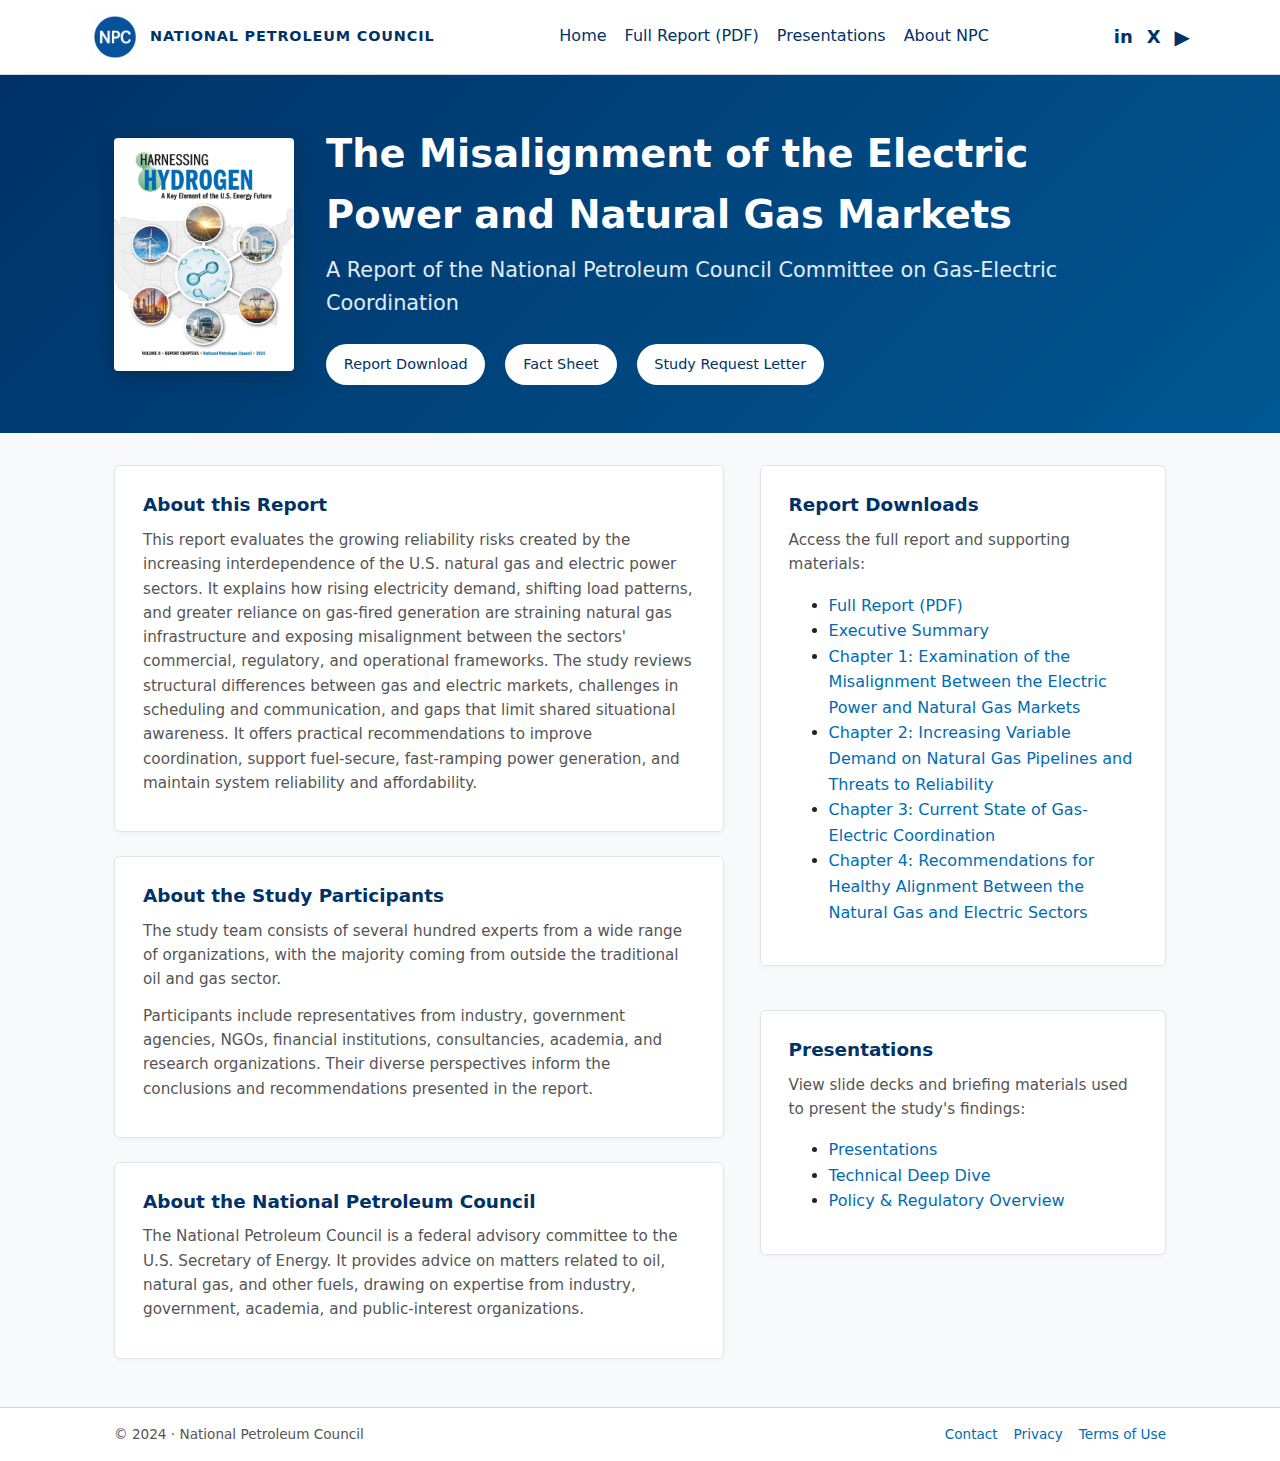
<file: index.html>
<!DOCTYPE html>
<html lang="en">
<head>
  <meta charset="UTF-8" />
  <title>Gas Electric Study – Report Microsite</title>
  <meta name="viewport" content="width=device-width, initial-scale=1" />
  <link rel="stylesheet" href="style.css">
</head>
<body>
  <div class="page-wrap">
    <!-- HEADER -->
    <header>
      <div class="container header-inner">
        <div class="logo-wrap">
          <img src="NPC_Logo.png" alt="National Petroleum Council logo" />
          <div class="site-title">National Petroleum Council</div>
        </div>

        <nav aria-label="Main navigation" class="main-nav">
          <a href="#home">Home</a>
          <a href="NPC_Gas-Electric_Coordination_Draft_Report.pdf">Full Report (PDF)</a>
          <a href="presentations.html">Presentations</a>
          <a href="#about-npc">About NPC</a>
        </nav>

        <div class="social-links">
          <a href="https://www.linkedin.com/company/national-petroleum-council/"
             class="social-link" target="_blank" aria-label="LinkedIn">in</a>

          <a href="https://www.x.com"
             class="social-link social-link--x" target="_blank" aria-label="X (Twitter)">X</a>

          <a href="https://www.youtube.com/@NationalPetroleumCouncil"
             class="social-link social-link--yt" target="_blank" aria-label="YouTube">▶</a>
        </div>
      </div>
    </header>

    <!-- HERO -->
<section class="hero" id="home">
  <div class="container hero-inner">
    <!-- Left: book cover -->
    <div class="hero-media">
      <img src="gas_electric_cover.jpg"
           alt="Cover of the NPC Gas-Electric Coordination report">
    </div>

    <!-- Right: text + button -->
    <div class="hero-content">
      <div class="hero-text">
        <h1>The Misalignment of the Electric Power and Natural Gas Markets</h1>
        <h2>A Report of the National Petroleum Council Committee on Gas-Electric Coordination</h2>
      </div>

     <div class="hero-actions">
  <a href="NPC_Gas-Electric_Coordination_Draft_Report.pdf" target="_blank" class="btn btn-primary">
    Report Download
  </a>

  <a href="NPC_Gas_Electric_Summary_Handout.pdf" target="_blank" class="btn btn-primary">
    Fact Sheet
  </a>

  <a href="GE_Perm_Req_Ltr.pdf" target="_blank" class="btn btn-primary">
    Study Request Letter
  </a>
</div>
    </div>
  </div>
</section>


    <!-- MAIN CONTENT -->
    <main>
      <div class="container content-grid">
        <!-- Main column (left) -->
        <div>
          <article class="section-card">
            <h3>About this Report</h3>
            <p>
              This report evaluates the growing reliability risks created by the increasing interdependence of the U.S. natural gas and electric power sectors. It explains how rising electricity demand, shifting load patterns, and greater reliance on gas-fired generation are straining natural gas infrastructure and exposing misalignment between the sectors' commercial, regulatory, and operational frameworks.
              The study reviews structural differences between gas and electric markets, challenges in scheduling and communication, and gaps that limit shared situational awareness. It offers practical recommendations to improve coordination, support fuel-secure, fast-ramping power generation, and maintain system reliability and affordability.
            </p>
          </article>

          <article class="section-card" id="participants">
            <h3>About the Study Participants</h3>
            <p>
              The study team consists of several hundred experts from a wide range of organizations, with the majority coming from outside the traditional oil and gas sector.
            </p>
            <p>
              Participants include representatives from industry, government agencies, NGOs, financial institutions, consultancies, academia, and research organizations. Their diverse perspectives inform the conclusions and recommendations presented in the report.
            </p>
          </article>

          <!-- NEW: About NPC block moved here, matching style -->
          <article class="section-card" id="about-npc">
            <h3>About the National Petroleum Council</h3>
            <p>
              The National Petroleum Council is a federal advisory committee to the U.S. Secretary of Energy. It provides advice on matters related to oil, natural gas, and other fuels, drawing on expertise from industry, government, academia, and public-interest organizations.
            </p>
          </article>
        </div>

        <!-- Side column (right) -->
        <aside class="side-panel" aria-label="Report information">
          <section class="section-card" id="downloads">
            <h3>Report Downloads</h3>
            <p>Access the full report and supporting materials:</p>
            <ul>
              <li>
                <a href="NPC_Gas-Electric_Coordination_Draft_Report.pdf" download>
                  Full Report (PDF)
                </a>
              </li>
              <li><a href="#">Executive Summary</a></li>
              <li>
                <a href="NPC_Gas-Electric_Coordination_Draft_Report.pdf#page=19" target="_blank">
                  Chapter 1: Examination of the Misalignment Between the Electric Power and Natural Gas Markets
                </a>
              </li>
              <li>
                <a href="NPC_Gas-Electric_Coordination_Draft_Report.pdf#page=46" target="_blank">
                  Chapter 2: Increasing Variable Demand on Natural Gas Pipelines and Threats to Reliability
                </a>
              </li>
              <li>
                <a href="NPC_Gas-Electric_Coordination_Draft_Report.pdf#page=85" target="_blank">
                  Chapter 3: Current State of Gas-Electric Coordination
                </a>
              </li>
              <li>
                <a href="NPC_Gas-Electric_Coordination_Draft_Report.pdf#page=119" target="_blank">
                  Chapter 4: Recommendations for Healthy Alignment Between the Natural Gas and Electric Sectors
                </a>
              </li>
            </ul>
          </section>

          <section class="section-card" id="presentations">
            <h3>Presentations</h3>
            <p>
              View slide decks and briefing materials used to present the study's findings:
            </p>
            <ul>
              <li><a href="presentations.html">Presentations</a></li>
              <li><a href="#">Technical Deep Dive</a></li>
              <li><a href="#">Policy &amp; Regulatory Overview</a></li>
            </ul>
          </section>
        </aside>
      </div>
    </main>

    <!-- FOOTER -->
    <footer>
      <div class="container footer-inner">
        <div>
          &copy; 2024 · National Petroleum Council
        </div>
        <div class="footer-links">
          <a href="#">Contact</a>
          <a href="privacy.html">Privacy</a>
          <a href="terms.html">Terms of Use</a>
        </div>
      </div>
    </footer>
  </div>
</body>
</html>
</file>
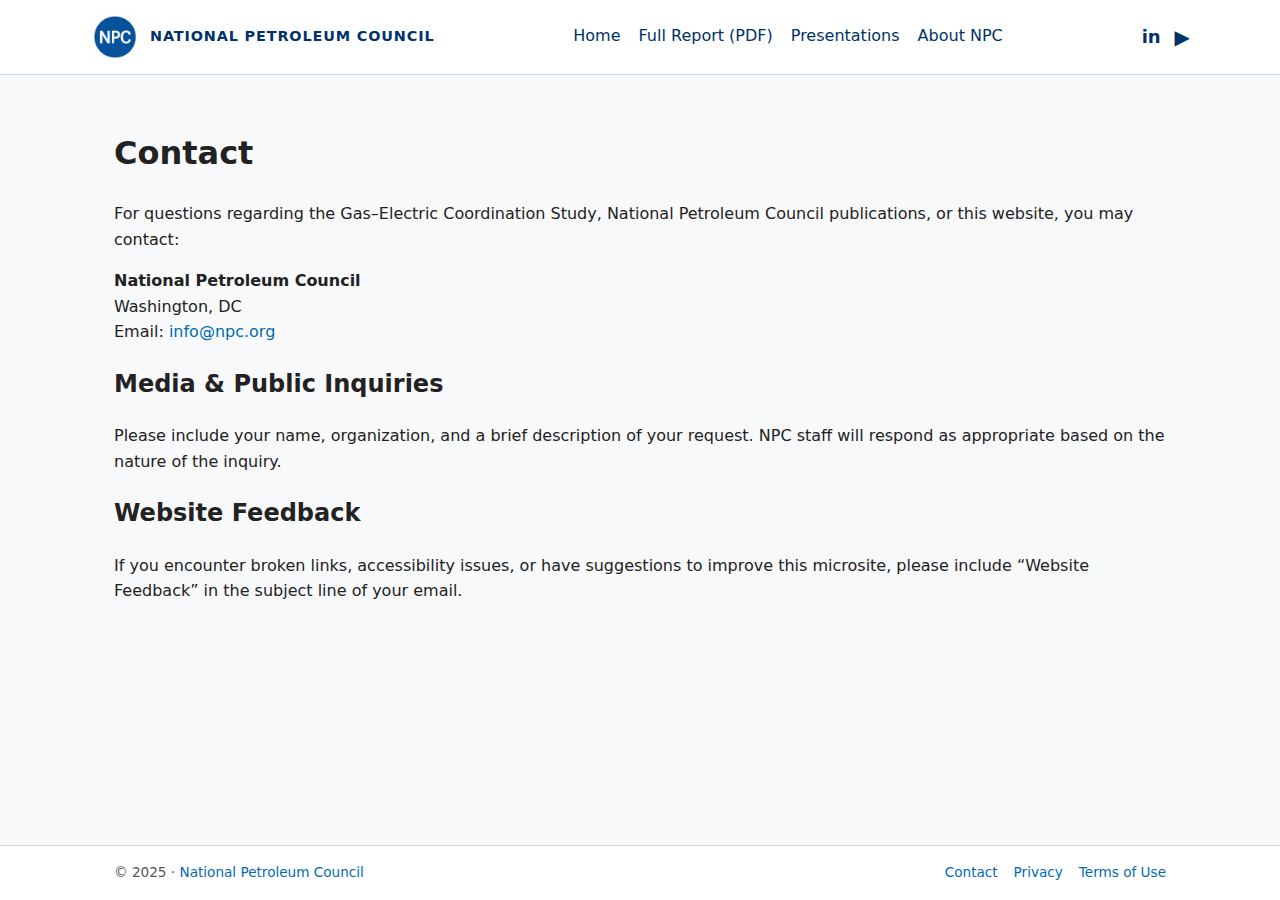
<file: contact.html>
<!DOCTYPE html>
<html lang="en">
<head>
  <meta charset="UTF-8" />
  <title>Gas Electric Study – Report Microsite</title>
  <meta name="viewport" content="width=device-width, initial-scale=1" />
  <link rel="stylesheet" href="style.css">
</head>
<body>
  <div class="page-wrap">
    <!-- HEADER -->
    <header>
      <div class="container header-inner">
        <div class="logo-wrap">
          <img src="NPC_Logo.png" alt="National Petroleum Council logo" />
          <div class="site-title">National Petroleum Council</div>
        </div>

        <nav aria-label="Main navigation" class="main-nav">
          <a href="index.html">Home</a>
          <a href="NPC_Gas-Electric_Coordination_Draft_Report.pdf">Full Report (PDF)</a>
          <a href="presentations.html">Presentations</a>
          <a href="#about-npc">About NPC</a>
        </nav>

        <div class="social-links">
          <a href="https://www.linkedin.com/company/national-petroleum-council/"
             class="social-link" target="_blank" aria-label="LinkedIn">in</a>

          <a href="https://www.youtube.com/@NationalPetroleumCouncil"
             class="social-link social-link--yt" target="_blank" aria-label="YouTube">▶</a>
        </div>
      </div>
    </header>

  <!-- MAIN -->
    <main>
      <div class="container static-page">
        <h1>Contact</h1>

        <p>
          For questions regarding the Gas–Electric Coordination Study, National Petroleum Council
          publications, or this website, you may contact:
        </p>

        <p>
          <strong>National Petroleum Council</strong><br />
          Washington, DC<br />
          Email:
          <a href="mailto:info@npc.org"
             data-ga-track="true" data-ga-category="email" data-ga-label="info@npc.org">
            info@npc.org
          </a>
        </p>

        <h2>Media &amp; Public Inquiries</h2>
        <p>
          Please include your name, organization, and a brief description of your request. NPC staff
          will respond as appropriate based on the nature of the inquiry.
        </p>

        <h2>Website Feedback</h2>
        <p>
          If you encounter broken links, accessibility issues, or have suggestions to improve this
          microsite, please include “Website Feedback” in the subject line of your email.
        </p>
      </div>
    </main>

    <!-- FOOTER -->
<footer>
  <div class="container footer-inner">
    <div>
      &copy; 2025 · 
      <a href="https://www.npc.org" target="_blank" rel="noopener">
        National Petroleum Council
      </a>
    </div>
    <div class="footer-links">
      <a href="contact.html">Contact</a>
      <a href="privacy.html">Privacy</a>
      <a href="terms.html">Terms of Use</a>
    </div>
  </div>
</footer>
</file>
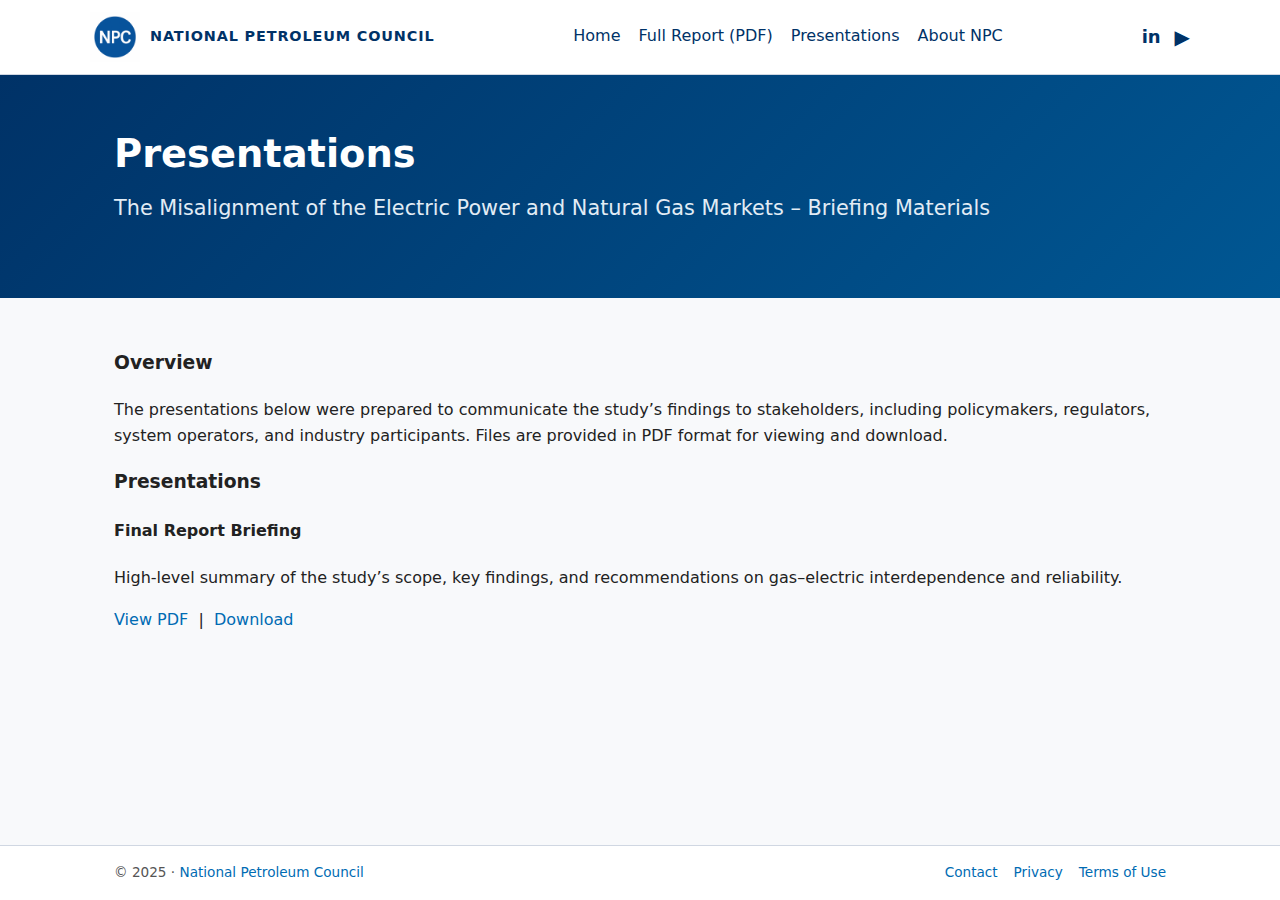
<file: presentations.html>
<!DOCTYPE html>
<html lang="en">
<head>
  <meta charset="UTF-8" />
  <title>Gas Electric Study – Report Microsite</title>
  <meta name="viewport" content="width=device-width, initial-scale=1" />
  <link rel="stylesheet" href="style.css">
</head>
<body>
  <div class="page-wrap">

    <!-- HEADER -->
    <header>
      <div class="container header-inner">
        <div class="logo-wrap">
          <img src="NPC_Logo.png" alt="National Petroleum Council logo" />
          <div class="site-title">National Petroleum Council</div>
        </div>

        <nav aria-label="Main navigation" class="main-nav">
          <a href="index.html">Home</a>

          <a href="NPC_Gas-Electric_Coordination_Draft_Report.pdf">Full Report (PDF)</a>

          <a href="presentations.html">Presentations</a>
          <a href="#about-npc">About NPC</a>
        </nav>

        <div class="social-links">
          <a href="https://www.linkedin.com/company/national-petroleum-council/"
             class="social-link" target="_blank" aria-label="LinkedIn">in</a>


          <a href="https://www.youtube.com/@NationalPetroleumCouncil"
             class="social-link social-link--yt" target="_blank" aria-label="YouTube">▶</a>
        </div>
      </div>
    </header>

    <!-- HERO -->
    <section class="hero">
      <div class="container hero-inner">
        <div class="hero-text">
          <h1>Presentations</h1>
          <h2>
            The Misalignment of the Electric Power and Natural Gas Markets – Briefing Materials
          </h2>
        </div>
      </div>
    </section>

    <!-- MAIN CONTENT -->
    <main>
      <div class="container">
        <article>
          <h3>Overview</h3>
          <p>
            The presentations below were prepared to communicate the study’s findings to stakeholders, including policymakers, regulators, system operators, and industry participants. Files are provided in PDF format for viewing and download.
          </p>

          <h3>Presentations</h3>

          <h4>Final Report Briefing</h4>
          <p>
            High-level summary of the study’s scope, key findings, and recommendations on gas–electric interdependence and reliability.
          </p>
          <p>
            <a href="NPC_Mtg_GE_Presentation.pdf" target="_blank" rel="noopener noreferrer">View PDF</a>
            &nbsp;|&nbsp;
            <a href="NPC_Mtg_GE_Presentation.pdf" download>Download</a>
          </p>
        </article>
      </div>
    </main>

    <!-- FOOTER -->
    <footer>
      <div class="container footer-inner">
        <div>
          &copy; 2025 · 
          <a href="https://www.npc.org" target="_blank" rel="noopener">
            National Petroleum Council
          </a>
        </div>
        <div class="footer-links">
          <a href="contact.html">Contact</a>
          <a href="privacy.html">Privacy</a>
          <a href="terms.html">Terms of Use</a>
        </div>
      </div>
    </footer>

  </div>
</body>
</html>
</file>
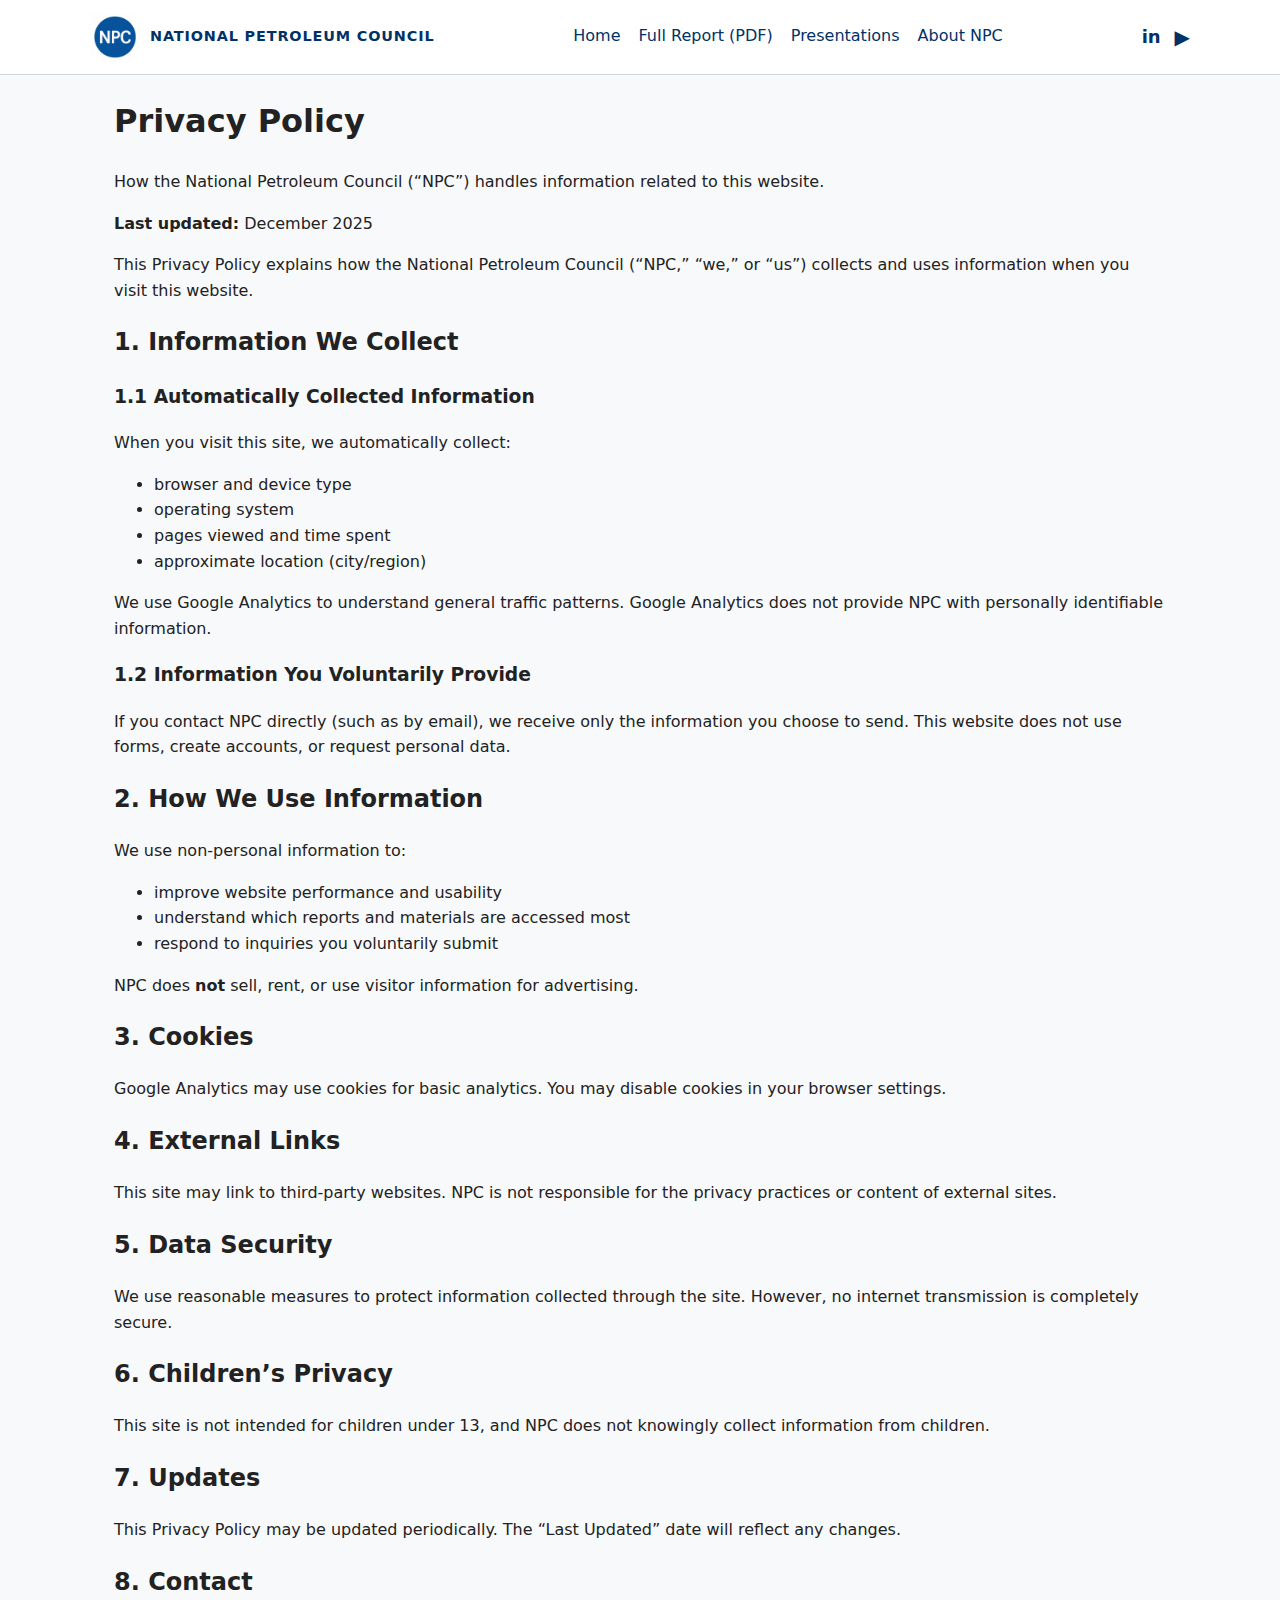
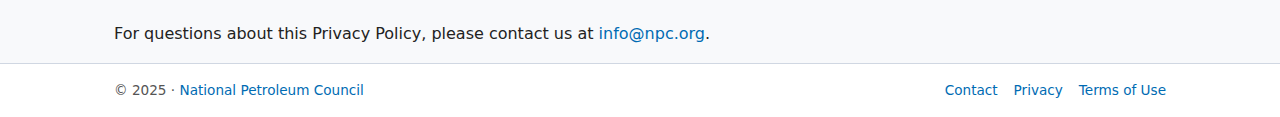
<file: privacy.html>
<!DOCTYPE html>
<html lang="en">
<head>
  <meta charset="UTF-8" />
  <title>Gas Electric Study – Report Microsite</title>
  <meta name="viewport" content="width=device-width, initial-scale=1" />
  <link rel="stylesheet" href="style.css">
</head>
<body>
  <div class="page-wrap">
    
    <!-- HEADER -->
    <header>
      <div class="container header-inner">
        <div class="logo-wrap">
          <img src="NPC_Logo.png" alt="National Petroleum Council logo" />
          <div class="site-title">National Petroleum Council</div>
        </div>

        <nav aria-label="Main navigation" class="main-nav">
          <a href="#home">Home</a>
          <a href="NPC_Gas-Electric_Coordination_Draft_Report.pdf">Full Report (PDF)</a>
          <a href="presentations.html">Presentations</a>
          <a href="#about-npc">About NPC</a>
        </nav>

        <div class="social-links">
          <a href="https://www.linkedin.com/company/national-petroleum-council/"
             class="social-link" target="_blank" aria-label="LinkedIn">in</a>

          <a href="https://www.youtube.com/@NationalPetroleumCouncil"
             class="social-link social-link--yt" target="_blank" aria-label="YouTube">▶</a>
        </div>
      </div>
    </header>

    <!-- LEGAL SECTION -->
    <section class="legal-section">
      <div class="container">
        <div class="legal-header">
          <h1>Privacy Policy</h1>
          <p>How the National Petroleum Council (“NPC”) handles information related to this website.</p>
        </div>

        <div class="legal-content">
          <p><strong>Last updated:</strong> December 2025</p>

          <p>
            This Privacy Policy explains how the National Petroleum Council (“NPC,” “we,” or “us”) collects and uses information when you visit this website.
          </p>

          <h2>1. Information We Collect</h2>

          <h3>1.1 Automatically Collected Information</h3>
          <p>When you visit this site, we automatically collect:</p>
          <ul>
            <li>browser and device type</li>
            <li>operating system</li>
            <li>pages viewed and time spent</li>
            <li>approximate location (city/region)</li>
          </ul>
          <p>
            We use Google Analytics to understand general traffic patterns. Google Analytics does not provide NPC with personally identifiable information.
          </p>

          <h3>1.2 Information You Voluntarily Provide</h3>
          <p>
            If you contact NPC directly (such as by email), we receive only the information you choose to send. This website does not use forms, create accounts, or request personal data.
          </p>

          <h2>2. How We Use Information</h2>
          <p>We use non-personal information to:</p>
          <ul>
            <li>improve website performance and usability</li>
            <li>understand which reports and materials are accessed most</li>
            <li>respond to inquiries you voluntarily submit</li>
          </ul>
          <p>
            NPC does <strong>not</strong> sell, rent, or use visitor information for advertising.
          </p>

          <h2>3. Cookies</h2>
          <p>
            Google Analytics may use cookies for basic analytics. You may disable cookies in your browser settings.
          </p>

          <h2>4. External Links</h2>
          <p>
            This site may link to third-party websites. NPC is not responsible for the privacy practices or content of external sites.
          </p>

          <h2>5. Data Security</h2>
          <p>
            We use reasonable measures to protect information collected through the site. However, no internet transmission is completely secure.
          </p>

          <h2>6. Children’s Privacy</h2>
          <p>
            This site is not intended for children under 13, and NPC does not knowingly collect information from children.
          </p>

          <h2>7. Updates</h2>
          <p>
            This Privacy Policy may be updated periodically. The “Last Updated” date will reflect any changes.
          </p>

          <h2>8. Contact</h2>
          <p>
            For questions about this Privacy Policy, please contact us at  
            <a href="mailto:info@npc.org">info@npc.org</a>.
          </p>
        </div>
      </div>
    </section>

    <!-- FOOTER -->
    <footer>
      <div class="container footer-inner">
        <div>
          &copy; 2025 · 
          <a href="https://www.npc.org" target="_blank" rel="noopener">
            National Petroleum Council
          </a>
        </div>
        <div class="footer-links">
          <a href="contact.html">Contact</a>
          <a href="privacy.html">Privacy</a>
          <a href="terms.html">Terms of Use</a>
        </div>
      </div>
    </footer>

  </div>
</body>
</html>
</file>
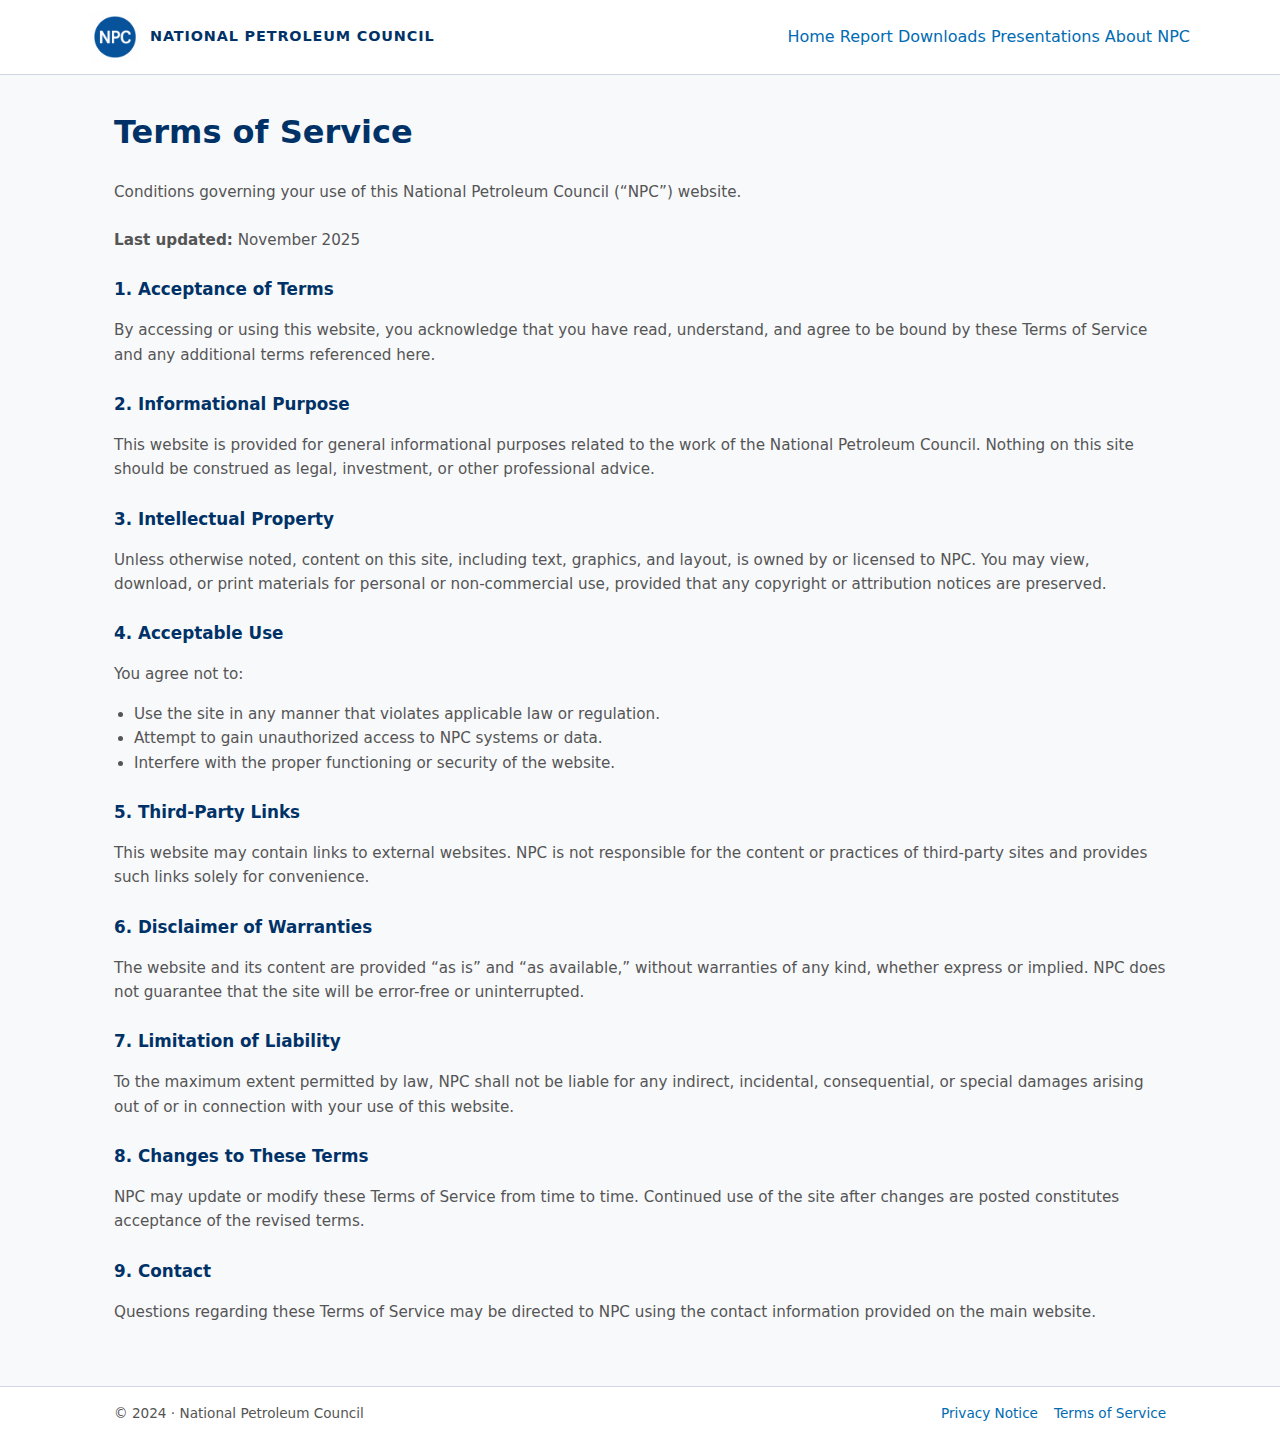
<file: terms.html>
<!DOCTYPE html>
<html lang="en">
<head>
  <meta charset="UTF-8" />
  <title>Terms of Service – National Petroleum Council</title>
  <meta name="viewport" content="width=device-width, initial-scale=1" />
  <link rel="stylesheet" href="style.css" />
  <style>
    .legal-section {
      padding: 2rem 0 3rem;
    }

    .legal-header h1 {
      margin-top: 0;
      color: var(--primary-color);
    }

    .legal-header p {
      font-size: 0.95rem;
      color: var(--muted-text);
    }

    .legal-content {
      margin-top: 1.5rem;
      font-size: 0.95rem;
      color: var(--muted-text);
    }

    .legal-content h2 {
      margin-top: 1.5rem;
      font-size: 1.05rem;
      color: var(--primary-color);
    }

    .legal-content p,
    .legal-content ul {
      margin-bottom: 0.85rem;
    }

    .legal-content ul {
      padding-left: 1.25rem;
    }
  </style>
</head>
<body>
  <div class="page-wrap">
    <!-- HEADER (same as index.html) -->
    <header>
      <div class="container header-inner">
        <div class="logo-wrap">
          <img src="NPC_Logo.png" alt="National Petroleum Council logo" />
          <div class="site-title">National Petroleum Council</div>
        </div>

        <nav aria-label="Main navigation">
          <a href="index.html#home">Home</a>
          <a href="index.html#downloads">Report Downloads</a>
          <a href="presentations.html">Presentations</a>
          <a href="index.html#about-npc">About NPC</a>
        </nav>
      </div>
    </header>

    <!-- LEGAL SECTION -->
    <section class="legal-section">
      <div class="container">
        <div class="legal-header">
          <h1>Terms of Service</h1>
          <p>Conditions governing your use of this National Petroleum Council (“NPC”) website.</p>
        </div>

        <div class="legal-content">
          <p><strong>Last updated:</strong> November 2025</p>

          <h2>1. Acceptance of Terms</h2>
          <p>
            By accessing or using this website, you acknowledge that you have read, understand, and agree to be
            bound by these Terms of Service and any additional terms referenced here.
          </p>

          <h2>2. Informational Purpose</h2>
          <p>
            This website is provided for general informational purposes related to the work of the National
            Petroleum Council. Nothing on this site should be construed as legal, investment, or other professional advice.
          </p>

          <h2>3. Intellectual Property</h2>
          <p>
            Unless otherwise noted, content on this site, including text, graphics, and layout, is owned by or
            licensed to NPC. You may view, download, or print materials for personal or non-commercial use,
            provided that any copyright or attribution notices are preserved.
          </p>

          <h2>4. Acceptable Use</h2>
          <p>You agree not to:</p>
          <ul>
            <li>Use the site in any manner that violates applicable law or regulation.</li>
            <li>Attempt to gain unauthorized access to NPC systems or data.</li>
            <li>Interfere with the proper functioning or security of the website.</li>
          </ul>

          <h2>5. Third-Party Links</h2>
          <p>
            This website may contain links to external websites. NPC is not responsible for the content or
            practices of third-party sites and provides such links solely for convenience.
          </p>

          <h2>6. Disclaimer of Warranties</h2>
          <p>
            The website and its content are provided “as is” and “as available,” without warranties of any kind,
            whether express or implied. NPC does not guarantee that the site will be error-free or uninterrupted.
          </p>

          <h2>7. Limitation of Liability</h2>
          <p>
            To the maximum extent permitted by law, NPC shall not be liable for any indirect, incidental,
            consequential, or special damages arising out of or in connection with your use of this website.
          </p>

          <h2>8. Changes to These Terms</h2>
          <p>
            NPC may update or modify these Terms of Service from time to time. Continued use of the site after
            changes are posted constitutes acceptance of the revised terms.
          </p>

          <h2>9. Contact</h2>
          <p>
            Questions regarding these Terms of Service may be directed to NPC using the contact information
            provided on the main website.
          </p>
        </div>
      </div>
    </section>

    <!-- FOOTER -->
    <footer>
      <div class="container footer-inner">
        <div>
          &copy; 2024 · National Petroleum Council
        </div>
        <div class="footer-links">
          <a href="privacy.html">Privacy Notice</a>
          <a href="terms.html">Terms of Service</a>
        </div>
      </div>
    </footer>
  </div>
</body>
</html>
</file>
<file: style.css>
:root {
  --primary-color: #003267;     /* Dark blue */
  --primary-light: #e6eef7;
  --accent-color: #006bb3;
  --text-color: #222222;
  --muted-text: #555555;
  --max-width: 1100px;
}

* {
  box-sizing: border-box;
}

body {
  margin: 0;
  font-family: system-ui, -apple-system, BlinkMacSystemFont, "Segoe UI", sans-serif;
  color: var(--text-color);
  background-color: #f8f9fb;
  line-height: 1.6;
}

a {
  color: var(--accent-color);
  text-decoration: none;
}

a:hover,
a:focus {
  text-decoration: underline;
}

/* Layout helpers */
.page-wrap {
  min-height: 100vh;
  display: flex;
  flex-direction: column;
}

.container {
  width: 100%;
  max-width: var(--max-width);
  margin: 0 auto;
  padding: 0 1.5rem;
}

/* =========================
   HEADER & NAV
   ========================= */
header {
  background-color: #ffffff;
  border-bottom: 1px solid #d0d7e2;
}

.header-inner {
  display: flex;
  align-items: center;
  justify-content: space-between;
  padding: 0.75rem 0;
  gap: 24px;
}

.logo-wrap {
  display: flex;
  align-items: center;
  gap: 10px;
  min-width: 0;
}

.logo-wrap img {
  height: 50px;
  width: auto;
  display: block;
}

.site-title {
  font-size: 0.9rem;
  font-weight: 600;
  text-transform: uppercase;
  letter-spacing: 0.06em;
  color: var(--primary-color);
  white-space: nowrap;
  overflow: hidden;
  text-overflow: ellipsis;
}

.main-nav {
  display: flex;
  gap: 18px;
  align-items: center;
  flex-wrap: wrap;
}

.main-nav a {
  font-weight: 500;
  color: var(--primary-color);
  position: relative;
  padding-bottom: 0.2rem;
}

.main-nav a::after {
  content: "";
  position: absolute;
  left: 0;
  bottom: 0;
  width: 0;
  height: 2px;
  background-color: var(--accent-color);
  transition: width 0.2s ease;
}

.main-nav a:hover::after,
.main-nav a:focus::after {
  width: 100%;
}

/* ================================
   SOCIAL ICONS — CLEAN, NO CIRCLES
   ================================ */
.social-links {
  display: flex;
  align-items: center;
  gap: 14px; /* comfortable spacing */
}

.social-link {
  font-size: 18px;   /* slightly larger, readable */
  font-weight: 600;
  color: var(--primary-color); /* same blue as your site */
  text-decoration: none;
  transition: color 0.2s ease;
}

.social-link:hover {
  color: var(--accent-color); /* a brighter blue on hover */
}

.social-link--yt {
  font-size: 20px; /* triangle looks better slightly larger */
}

/* =========================
   HERO
   ========================= */
.hero {
  background: linear-gradient(135deg, var(--primary-color), #005793);
  color: #ffffff;
  padding: 3rem 0;
}

/* FORCE image left + text right on desktop */
.hero-inner {
  display: flex;
  flex-direction: row;        /* <<< THIS FIXES YOUR PROBLEM */
  align-items: center;
  gap: 2rem;
  flex-wrap: wrap;            /* Allows it to break nicely if needed */
}

/* Left side image */
.hero-media {
  flex: 0 0 auto;             /* Don't stretch */
  max-width: 180px;           /* Final image width (matches your example) */
}

.hero-media img {
  width: 100%;
  height: auto;
  display: block;
  border-radius: 4px;
  box-shadow: 0 8px 20px rgba(0,0,0,0.2);
}

/* Right side text area */
.hero-content {
  flex: 1 1 300px;
}

.hero-text h1 {
  margin: 0 0 0.5rem;
  font-size: clamp(1.8rem, 3vw, 2.4rem);
  font-weight: 700;
}

.hero-text h2 {
  margin: 0;
  font-weight: 400;
  font-size: clamp(1.1rem, 2vw, 1.3rem);
  color: #e2ecf5;
  margin-bottom: 1.5rem;
}

/* Button area */
.hero-actions {
  margin-top: 0.5rem;
  display: flex;
  flex-wrap: wrap;
  gap: 0.8rem;
}

/* MOBILE: stack image above text */
@media (max-width: 768px) {
  .hero-inner {
    flex-direction: column;
    align-items: flex-start;
  }

  .hero-media {
    max-width: 60%;
  }
}
.hero-actions a.btn {
  display: inline-flex !important;
  background-color: #ffffff !important;
  color: var(--primary-color) !important;
  border: 1px solid transparent;
  padding: 0.5rem 1.05rem;
  border-radius: 999px;
  font-size: 0.9rem;
  font-weight: 500;
  white-space: nowrap;
}

.hero-actions {
  display: flex;
  flex-wrap: wrap;
  gap: 20px; /* space between buttons */
}
/* =========================
   MAIN CONTENT
   ========================= */
main {
  flex: 1;
  padding: 2rem 0 3rem;
}

.content-grid {
  display: grid;
  grid-template-columns: minmax(0, 3fr) minmax(0, 2fr);
  gap: 2.25rem;
  align-items: flex-start;
}

.section-card {
  background-color: #ffffff;
  border-radius: 6px;
  padding: 1.5rem 1.75rem;
  box-shadow: 0 2px 4px rgba(0, 0, 0, 0.03);
  border: 1px solid #dfe4ee;
}

.section-card + .section-card {
  margin-top: 1.5rem;
}

.section-card h3 {
  margin-top: 0;
  margin-bottom: 0.5rem;
  font-size: 1.15rem;
  color: var(--primary-color);
}

.section-card p {
  margin-top: 0.5rem;
  margin-bottom: 0.75rem;
  font-size: 0.95rem;
  color: var(--muted-text);
}

/* Side panel */
.side-panel {
  display: flex;
  flex-direction: column;
  gap: 1.25rem;
}

/* =========================
   FOOTER
   ========================= */
footer {
  border-top: 1px solid #d0d7e2;
  background-color: #ffffff;
  padding: 1rem 0;
  font-size: 0.85rem;
  color: var(--muted-text);
}

.footer-inner {
  display: flex;
  align-items: center;
  justify-content: space-between;
  gap: 1rem;
  flex-wrap: wrap;
}

.footer-links {
  display: flex;
  gap: 1rem;
  flex-wrap: wrap;
}

/* =========================
   RESPONSIVE
   ========================= */
@media (max-width: 800px) {
  .header-inner {
    flex-direction: column;
    align-items: flex-start;
  }

  .main-nav {
    justify-content: flex-start;
  }

  .hero {
    padding-top: 2rem;
    padding-bottom: 1.75rem;
  }

  .content-grid {
    grid-template-columns: 1fr;
  }
}
</file>
